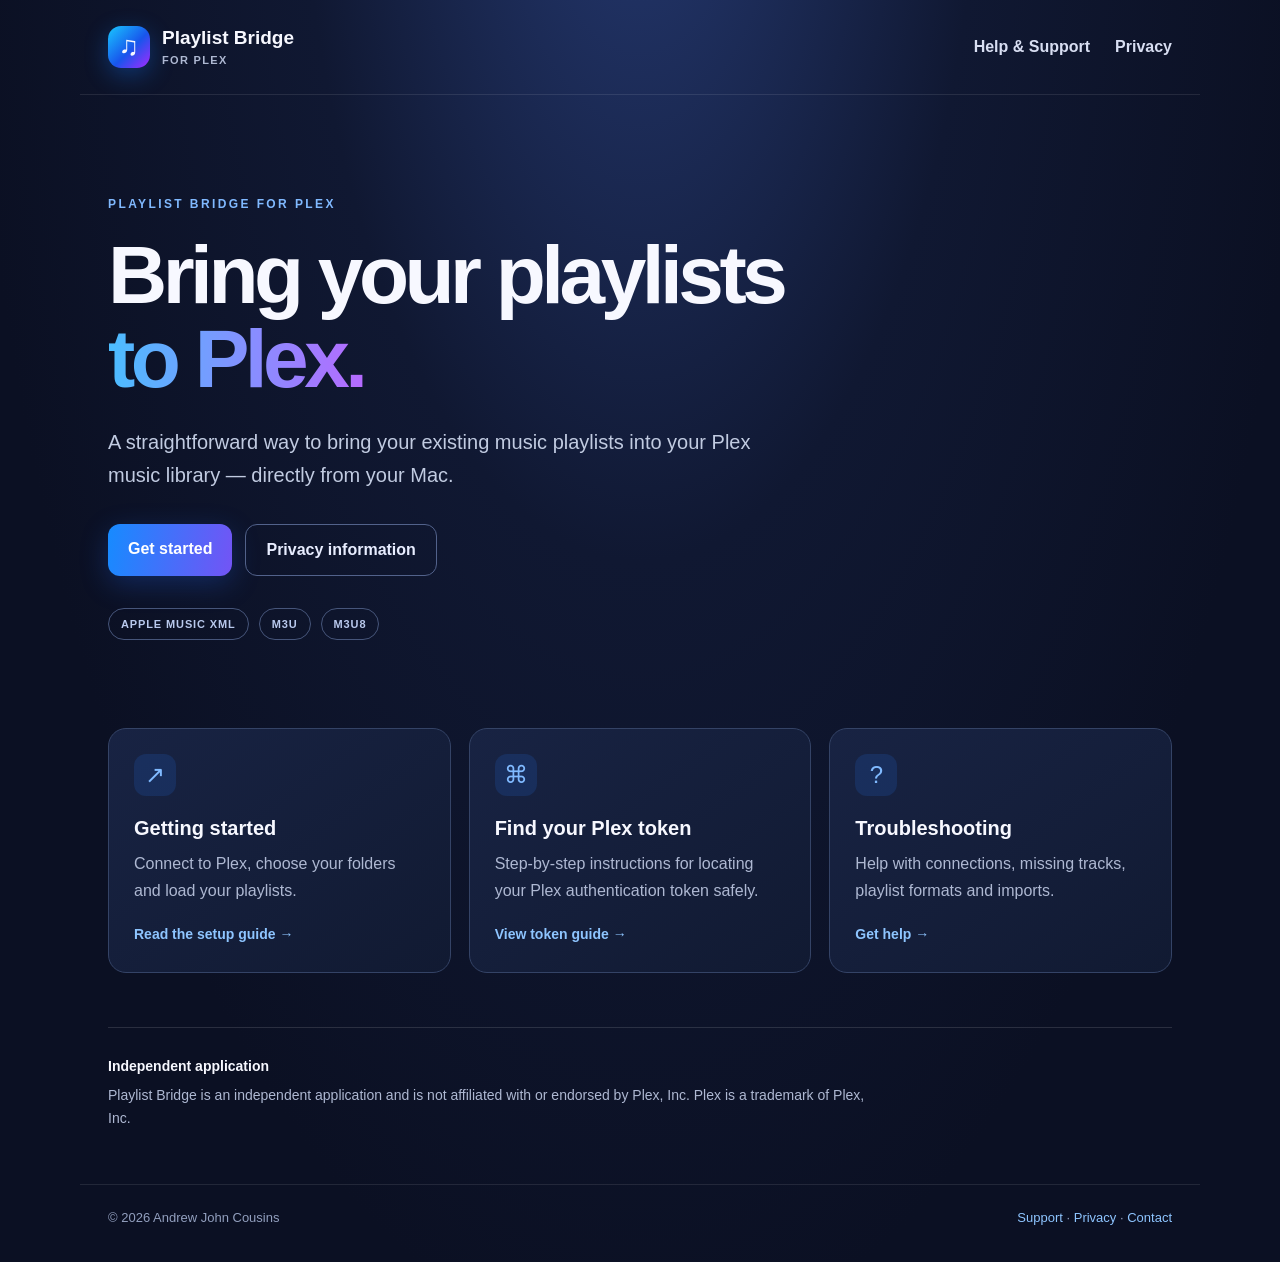
<file: index.html>
<!doctype html>
<html lang="en-GB">
<head>
<meta charset="utf-8"><meta name="viewport" content="width=device-width,initial-scale=1">
<meta name="description" content="Playlist Bridge for Plex — help, setup guides and support for importing Apple Music XML, M3U and M3U8 playlists into Plex.">
<title>Playlist Bridge for Plex — Help & Support</title><link rel="stylesheet" href="style.css">
</head>
<body>
<header class="site-header"><a class="brand" href="./"><span class="brand-mark">♫</span><span>Playlist Bridge<small>for Plex</small></span></a><nav><a href="support/">Help &amp; Support</a><a href="privacy/">Privacy</a></nav></header>
<main>
<section class="hero"><div class="eyebrow">PLAYLIST BRIDGE FOR PLEX</div><h1>Bring your playlists<br><span>to Plex.</span></h1><p class="lead">A straightforward way to bring your existing music playlists into your Plex music library — directly from your Mac.</p><div class="actions"><a class="button primary" href="support/">Get started</a><a class="button secondary" href="privacy/">Privacy information</a></div><div class="formats"><span>APPLE MUSIC XML</span><span>M3U</span><span>M3U8</span></div></section>
<section class="cards"><a class="card" href="support/#getting-started"><div class="card-icon">↗</div><h2>Getting started</h2><p>Connect to Plex, choose your folders and load your playlists.</p><span class="card-link">Read the setup guide →</span></a><a class="card" href="support/#plex-token"><div class="card-icon">⌘</div><h2>Find your Plex token</h2><p>Step-by-step instructions for locating your Plex authentication token safely.</p><span class="card-link">View token guide →</span></a><a class="card" href="support/#troubleshooting"><div class="card-icon">?</div><h2>Troubleshooting</h2><p>Help with connections, missing tracks, playlist formats and imports.</p><span class="card-link">Get help →</span></a></section>
<section class="notice"><strong>Independent application</strong><p>Playlist Bridge is an independent application and is not affiliated with or endorsed by Plex, Inc. Plex is a trademark of Plex, Inc.</p></section>
</main>
<footer><span>© 2026 Andrew John Cousins</span><span><a href="support/">Support</a> · <a href="privacy/">Privacy</a> · <a href="https://github.com/andrewc70-lang/playlist-bridge-support/issues">Contact</a></span></footer>
</body></html>
</file>
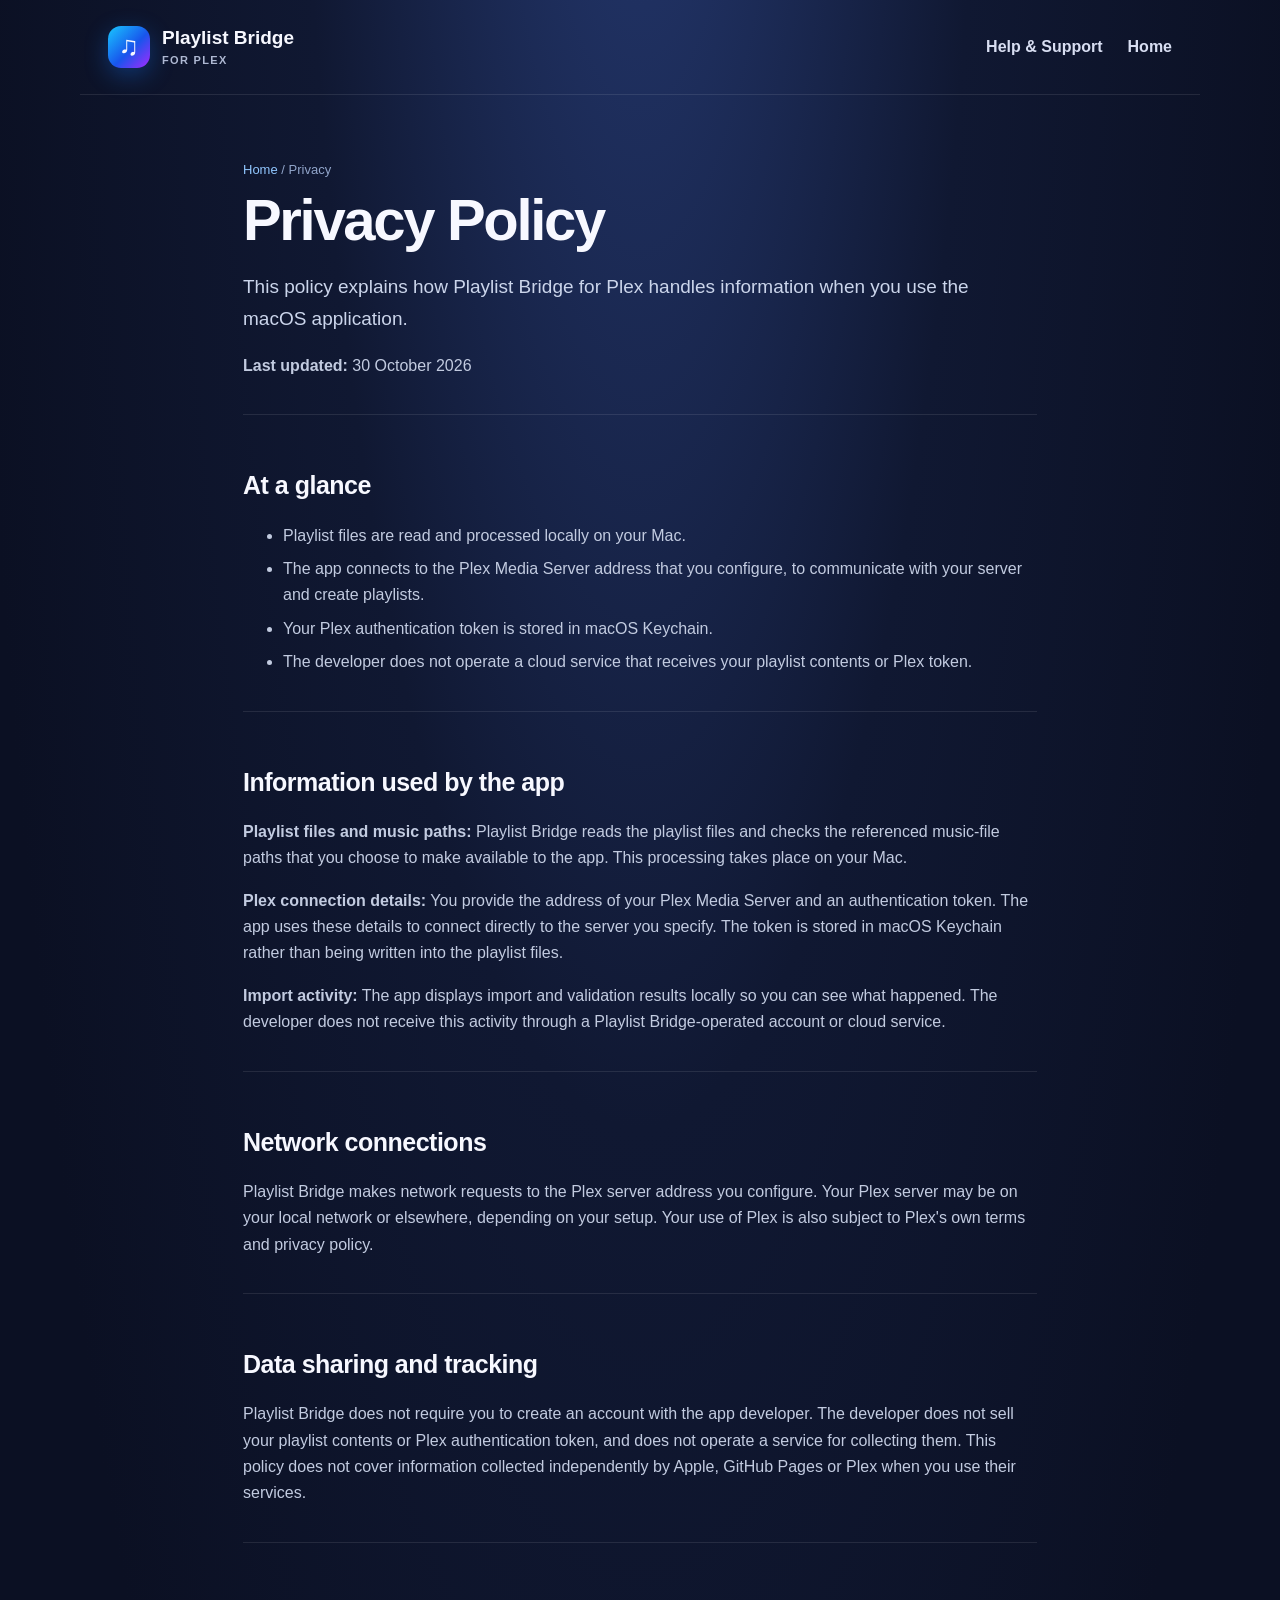
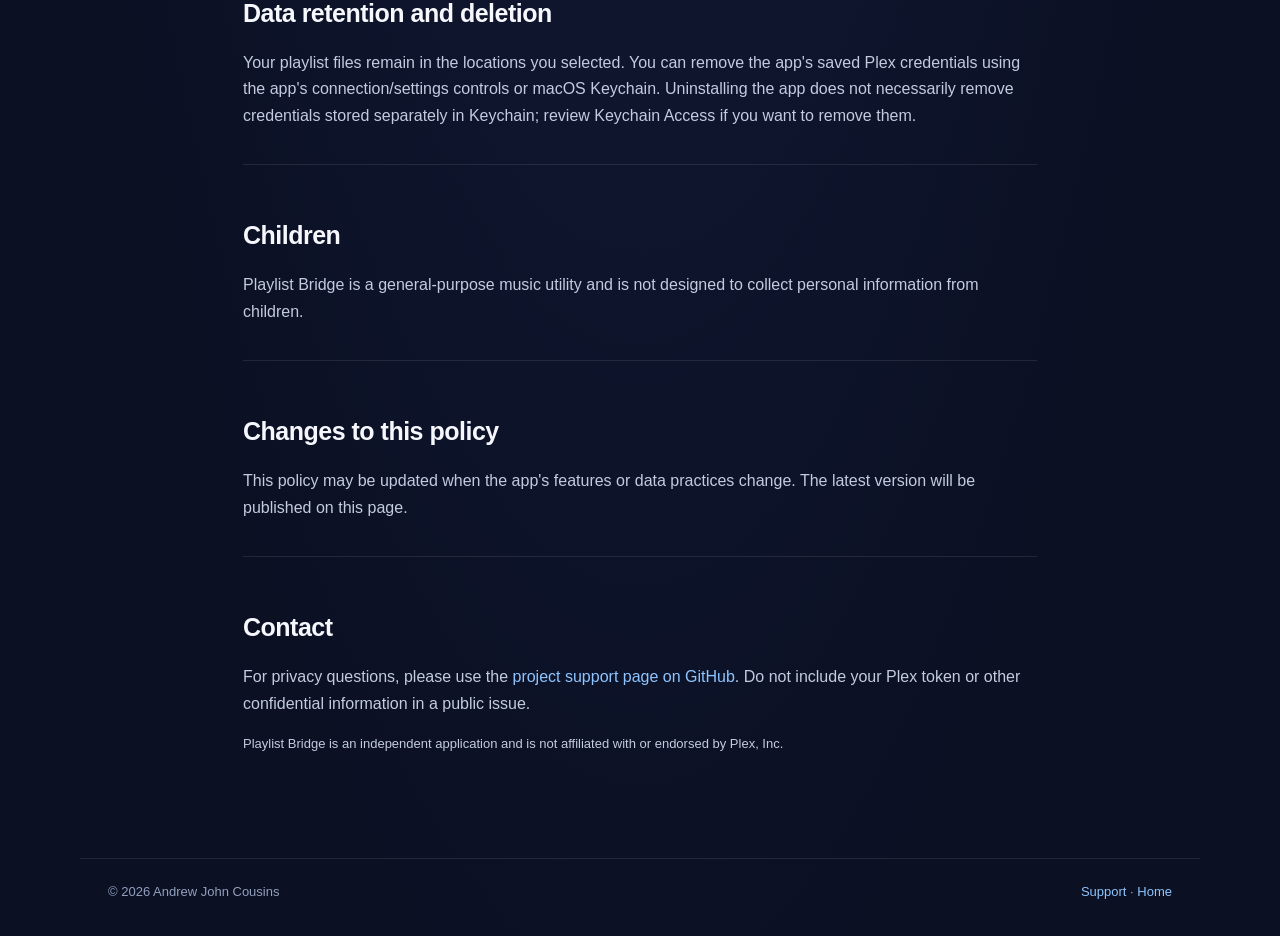
<file: privacy/index.html>
<!doctype html>
<html lang="en-GB"><head><meta charset="utf-8"><meta name="viewport" content="width=device-width,initial-scale=1"><meta name="description" content="Privacy information for Playlist Bridge for Plex for macOS."><title>Privacy Policy — Playlist Bridge</title><link rel="stylesheet" href="../style.css"></head><body>
<header class="site-header"><a class="brand" href="../"><span class="brand-mark">♫</span><span>Playlist Bridge<small>for Plex</small></span></a><nav><a href="../support/">Help &amp; Support</a><a href="../">Home</a></nav></header>
<main class="page"><div class="crumb"><a href="../">Home</a> / Privacy</div><h1>Privacy Policy</h1><p class="intro">This policy explains how Playlist Bridge for Plex handles information when you use the macOS application.</p><p><strong>Last updated:</strong> 30 October 2026</p>
<section><h2>At a glance</h2><ul><li>Playlist files are read and processed locally on your Mac.</li><li>The app connects to the Plex Media Server address that you configure, to communicate with your server and create playlists.</li><li>Your Plex authentication token is stored in macOS Keychain.</li><li>The developer does not operate a cloud service that receives your playlist contents or Plex token.</li></ul></section>
<section><h2>Information used by the app</h2><p><strong>Playlist files and music paths:</strong> Playlist Bridge reads the playlist files and checks the referenced music-file paths that you choose to make available to the app. This processing takes place on your Mac.</p><p><strong>Plex connection details:</strong> You provide the address of your Plex Media Server and an authentication token. The app uses these details to connect directly to the server you specify. The token is stored in macOS Keychain rather than being written into the playlist files.</p><p><strong>Import activity:</strong> The app displays import and validation results locally so you can see what happened. The developer does not receive this activity through a Playlist Bridge-operated account or cloud service.</p></section>
<section><h2>Network connections</h2><p>Playlist Bridge makes network requests to the Plex server address you configure. Your Plex server may be on your local network or elsewhere, depending on your setup. Your use of Plex is also subject to Plex's own terms and privacy policy.</p></section>
<section><h2>Data sharing and tracking</h2><p>Playlist Bridge does not require you to create an account with the app developer. The developer does not sell your playlist contents or Plex authentication token, and does not operate a service for collecting them. This policy does not cover information collected independently by Apple, GitHub Pages or Plex when you use their services.</p></section>
<section><h2>Data retention and deletion</h2><p>Your playlist files remain in the locations you selected. You can remove the app's saved Plex credentials using the app's connection/settings controls or macOS Keychain. Uninstalling the app does not necessarily remove credentials stored separately in Keychain; review Keychain Access if you want to remove them.</p></section>
<section><h2>Children</h2><p>Playlist Bridge is a general-purpose music utility and is not designed to collect personal information from children.</p></section>
<section><h2>Changes to this policy</h2><p>This policy may be updated when the app's features or data practices change. The latest version will be published on this page.</p></section>
<section><h2>Contact</h2><p>For privacy questions, please use the <a href="https://github.com/andrewc70-lang/playlist-bridge-support/issues">project support page on GitHub</a>. Do not include your Plex token or other confidential information in a public issue.</p></section>
<p class="crumb">Playlist Bridge is an independent application and is not affiliated with or endorsed by Plex, Inc.</p></main><footer><span>© 2026 Andrew John Cousins</span><span><a href="../support/">Support</a> · <a href="../">Home</a></span></footer></body></html>
</file>
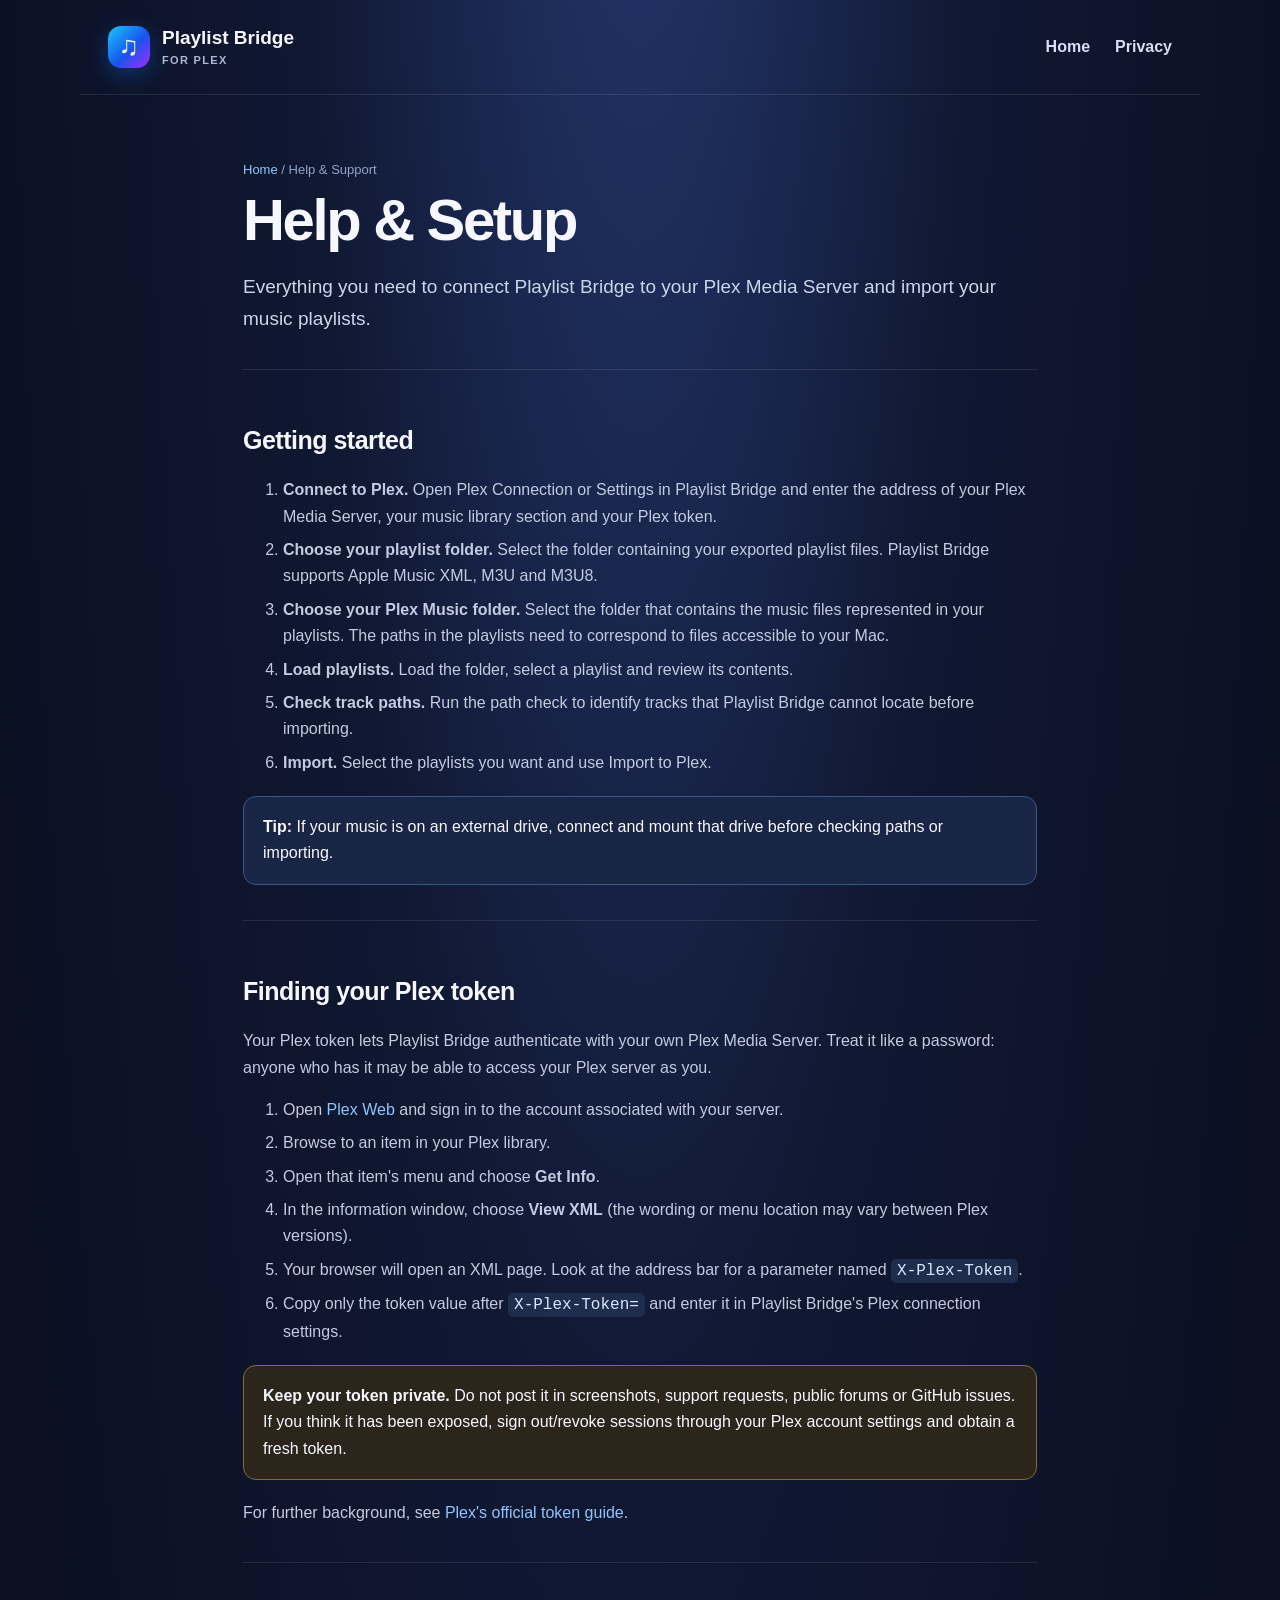
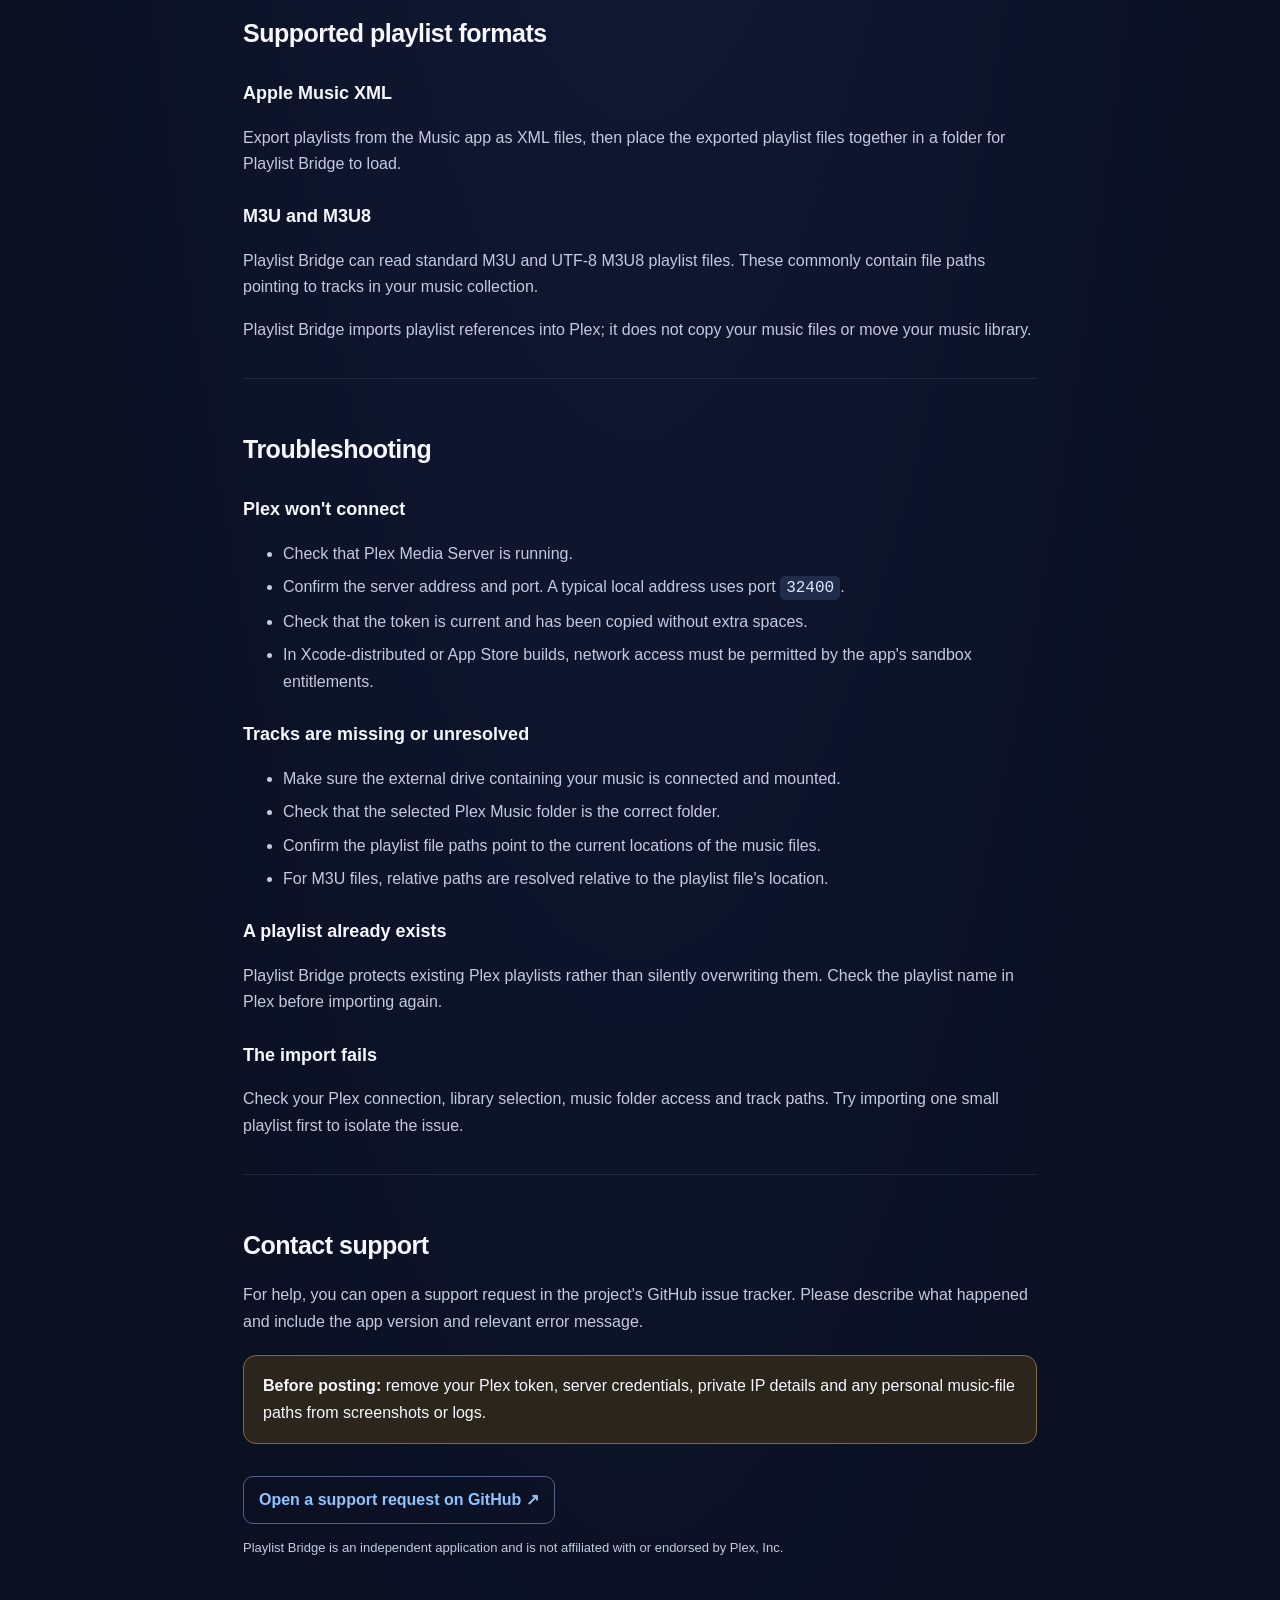
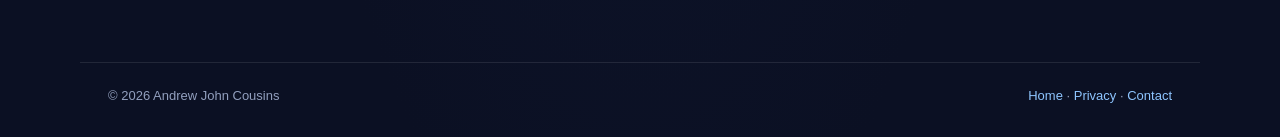
<file: support/index.html>
<!doctype html>
<html lang="en-GB"><head><meta charset="utf-8"><meta name="viewport" content="width=device-width,initial-scale=1"><meta name="description" content="Playlist Bridge setup, Plex token instructions and troubleshooting."><title>Help & Support — Playlist Bridge</title><link rel="stylesheet" href="../style.css"></head><body>
<header class="site-header"><a class="brand" href="../"><span class="brand-mark">♫</span><span>Playlist Bridge<small>for Plex</small></span></a><nav><a href="../">Home</a><a href="../privacy/">Privacy</a></nav></header>
<main class="page"><div class="crumb"><a href="../">Home</a> / Help &amp; Support</div><h1>Help &amp; Setup</h1><p class="intro">Everything you need to connect Playlist Bridge to your Plex Media Server and import your music playlists.</p>
<section id="getting-started"><h2>Getting started</h2><ol><li><strong>Connect to Plex.</strong> Open Plex Connection or Settings in Playlist Bridge and enter the address of your Plex Media Server, your music library section and your Plex token.</li><li><strong>Choose your playlist folder.</strong> Select the folder containing your exported playlist files. Playlist Bridge supports Apple Music XML, M3U and M3U8.</li><li><strong>Choose your Plex Music folder.</strong> Select the folder that contains the music files represented in your playlists. The paths in the playlists need to correspond to files accessible to your Mac.</li><li><strong>Load playlists.</strong> Load the folder, select a playlist and review its contents.</li><li><strong>Check track paths.</strong> Run the path check to identify tracks that Playlist Bridge cannot locate before importing.</li><li><strong>Import.</strong> Select the playlists you want and use Import to Plex.</li></ol><div class="tip"><strong>Tip:</strong> If your music is on an external drive, connect and mount that drive before checking paths or importing.</div></section>
<section id="plex-token"><h2>Finding your Plex token</h2><p>Your Plex token lets Playlist Bridge authenticate with your own Plex Media Server. Treat it like a password: anyone who has it may be able to access your Plex server as you.</p><ol><li>Open <a href="https://app.plex.tv/desktop/">Plex Web</a> and sign in to the account associated with your server.</li><li>Browse to an item in your Plex library.</li><li>Open that item's menu and choose <strong>Get Info</strong>.</li><li>In the information window, choose <strong>View XML</strong> (the wording or menu location may vary between Plex versions).</li><li>Your browser will open an XML page. Look at the address bar for a parameter named <code>X-Plex-Token</code>.</li><li>Copy only the token value after <code>X-Plex-Token=</code> and enter it in Playlist Bridge's Plex connection settings.</li></ol><div class="tip warning"><strong>Keep your token private.</strong> Do not post it in screenshots, support requests, public forums or GitHub issues. If you think it has been exposed, sign out/revoke sessions through your Plex account settings and obtain a fresh token.</div><p>For further background, see <a href="https://support.plex.tv/articles/204059436-finding-an-authentication-token-x-plex-token/">Plex's official token guide</a>.</p></section>
<section id="formats"><h2>Supported playlist formats</h2><h3>Apple Music XML</h3><p>Export playlists from the Music app as XML files, then place the exported playlist files together in a folder for Playlist Bridge to load.</p><h3>M3U and M3U8</h3><p>Playlist Bridge can read standard M3U and UTF-8 M3U8 playlist files. These commonly contain file paths pointing to tracks in your music collection.</p><p>Playlist Bridge imports playlist references into Plex; it does not copy your music files or move your music library.</p></section>
<section id="troubleshooting"><h2>Troubleshooting</h2><h3>Plex won't connect</h3><ul><li>Check that Plex Media Server is running.</li><li>Confirm the server address and port. A typical local address uses port <code>32400</code>.</li><li>Check that the token is current and has been copied without extra spaces.</li><li>In Xcode-distributed or App Store builds, network access must be permitted by the app's sandbox entitlements.</li></ul><h3>Tracks are missing or unresolved</h3><ul><li>Make sure the external drive containing your music is connected and mounted.</li><li>Check that the selected Plex Music folder is the correct folder.</li><li>Confirm the playlist file paths point to the current locations of the music files.</li><li>For M3U files, relative paths are resolved relative to the playlist file's location.</li></ul><h3>A playlist already exists</h3><p>Playlist Bridge protects existing Plex playlists rather than silently overwriting them. Check the playlist name in Plex before importing again.</p><h3>The import fails</h3><p>Check your Plex connection, library selection, music folder access and track paths. Try importing one small playlist first to isolate the issue.</p></section>
<section id="contact"><h2>Contact support</h2><p>For help, you can open a support request in the project's GitHub issue tracker. Please describe what happened and include the app version and relevant error message.</p><div class="tip warning"><strong>Before posting:</strong> remove your Plex token, server credentials, private IP details and any personal music-file paths from screenshots or logs.</div><a class="contact" href="https://github.com/andrewc70-lang/playlist-bridge-support/issues">Open a support request on GitHub ↗</a></section>
<p class="crumb">Playlist Bridge is an independent application and is not affiliated with or endorsed by Plex, Inc.</p></main><footer><span>© 2026 Andrew John Cousins</span><span><a href="../">Home</a> · <a href="../privacy/">Privacy</a> · <a href="https://github.com/andrewc70-lang/playlist-bridge-support/issues">Contact</a></span></footer></body></html>
</file>
<file: style.css>
:root{color-scheme:dark;--bg:#0b1023;--panel:#141b36;--line:#293456;--muted:#aeb8d2;--blue:#2787ff;--purple:#a33cf3;--white:#f7f8ff}
*{box-sizing:border-box}html{scroll-behavior:smooth}body{margin:0;background:radial-gradient(ellipse at 50% -20%,#263b75 0,#101832 38%,var(--bg) 75%);color:var(--white);font:16px/1.65 'DM Sans',-apple-system,BlinkMacSystemFont,sans-serif}.site-header{max-width:1120px;margin:auto;padding:26px 28px;display:flex;align-items:center;justify-content:space-between;border-bottom:1px solid #ffffff18}.brand{display:flex;gap:12px;align-items:center;color:var(--white);font-size:19px;font-weight:800;text-decoration:none;line-height:1.1}.brand small{display:block;color:var(--muted);font-size:11px;font-weight:600;letter-spacing:.12em;text-transform:uppercase;margin-top:5px}.brand-mark{width:42px;height:42px;border-radius:13px;background:linear-gradient(135deg,#19c8ff,#1855ec 55%,#a42aff);display:grid;place-items:center;font-size:27px;box-shadow:0 7px 24px #167bff55}nav{display:flex;gap:25px}a{color:#8ec5ff;text-decoration:none}nav a{color:#d8def2;font-weight:600}a:hover{color:white}main{max-width:1120px;margin:auto;padding:0 28px}.hero{padding:100px 0 76px;max-width:780px}.eyebrow{font-size:12px;letter-spacing:.2em;color:#80b9ff;font-weight:800}.hero h1{font-size:clamp(48px,8vw,82px);line-height:1.03;letter-spacing:-.055em;margin:18px 0 24px}.hero h1 span{background:linear-gradient(90deg,#4bbdff,#b66aff);background-clip:text;color:transparent}.lead{font-size:20px;color:#c1cbe1;max-width:650px}.actions{display:flex;gap:13px;flex-wrap:wrap;margin:32px 0}.button{display:inline-block;padding:12px 20px;border-radius:12px;font-weight:700}.primary{background:linear-gradient(100deg,#168bff,#7354f5);color:white;box-shadow:0 8px 28px #236dff40}.secondary{border:1px solid #52628b;color:#e8edff}.formats{display:flex;gap:10px;flex-wrap:wrap}.formats span{font-size:11px;font-weight:800;letter-spacing:.08em;color:#b9c9ed;border:1px solid #46557a;border-radius:99px;padding:6px 12px}.cards{display:grid;grid-template-columns:repeat(3,1fr);gap:18px;margin:12px 0 54px}.card{background:linear-gradient(145deg,#182343,#111a32);border:1px solid #344366;border-radius:18px;padding:25px;color:var(--white);transition:transform .2s,border-color .2s}.card:hover{transform:translateY(-3px);border-color:#568eff}.card-icon{width:42px;height:42px;border-radius:12px;background:#287eff25;color:#80baff;display:grid;place-items:center;font-size:24px}.card h2{margin:16px 0 6px;font-size:20px}.card p,.notice p{color:var(--muted);margin:0 0 17px}.card-link{font-size:14px;font-weight:700;color:#8ec5ff}.notice{border-top:1px solid #ffffff20;padding:25px 0 50px}.notice strong{font-size:14px}.notice p{margin:4px 0;max-width:760px;font-size:14px}footer{max-width:1120px;margin:auto;padding:22px 28px 34px;border-top:1px solid #ffffff18;display:flex;justify-content:space-between;gap:15px;flex-wrap:wrap;color:#929fbe;font-size:13px}
.page{max-width:850px;margin:0 auto;padding:64px 28px 90px}.page h1{font-size:clamp(38px,6vw,58px);line-height:1.1;letter-spacing:-.04em;margin:8px 0 18px}.page h2{font-size:25px;margin:42px 0 10px;letter-spacing:-.02em}.page h3{font-size:18px;margin:25px 0 7px}.page p,.page li{color:#c2cbe0}.page li{margin:7px 0}.page .intro{font-size:19px;color:#cbd5eb}.page section{padding-top:8px;border-top:1px solid #ffffff18;margin-top:35px}.page code{background:#202c4b;padding:3px 6px;border-radius:5px;color:#d9e8ff;overflow-wrap:anywhere}.tip{background:#182545;border:1px solid #3c5687;border-radius:13px;padding:17px 19px;margin:20px 0}.warning{border-color:#886c37;background:#2b251b}.crumb{font-size:13px;color:#91a5ca}.crumb a{color:#91c7ff}.contact{display:inline-block;margin-top:12px;padding:10px 15px;border:1px solid #52628b;border-radius:10px;font-weight:700}
@media(max-width:760px){.hero{padding:70px 0 55px}.cards{grid-template-columns:1fr}.site-header{padding:19px 20px}main{padding:0 20px}.page{padding:45px 20px 70px}nav{gap:13px;font-size:13px}}
</file>
